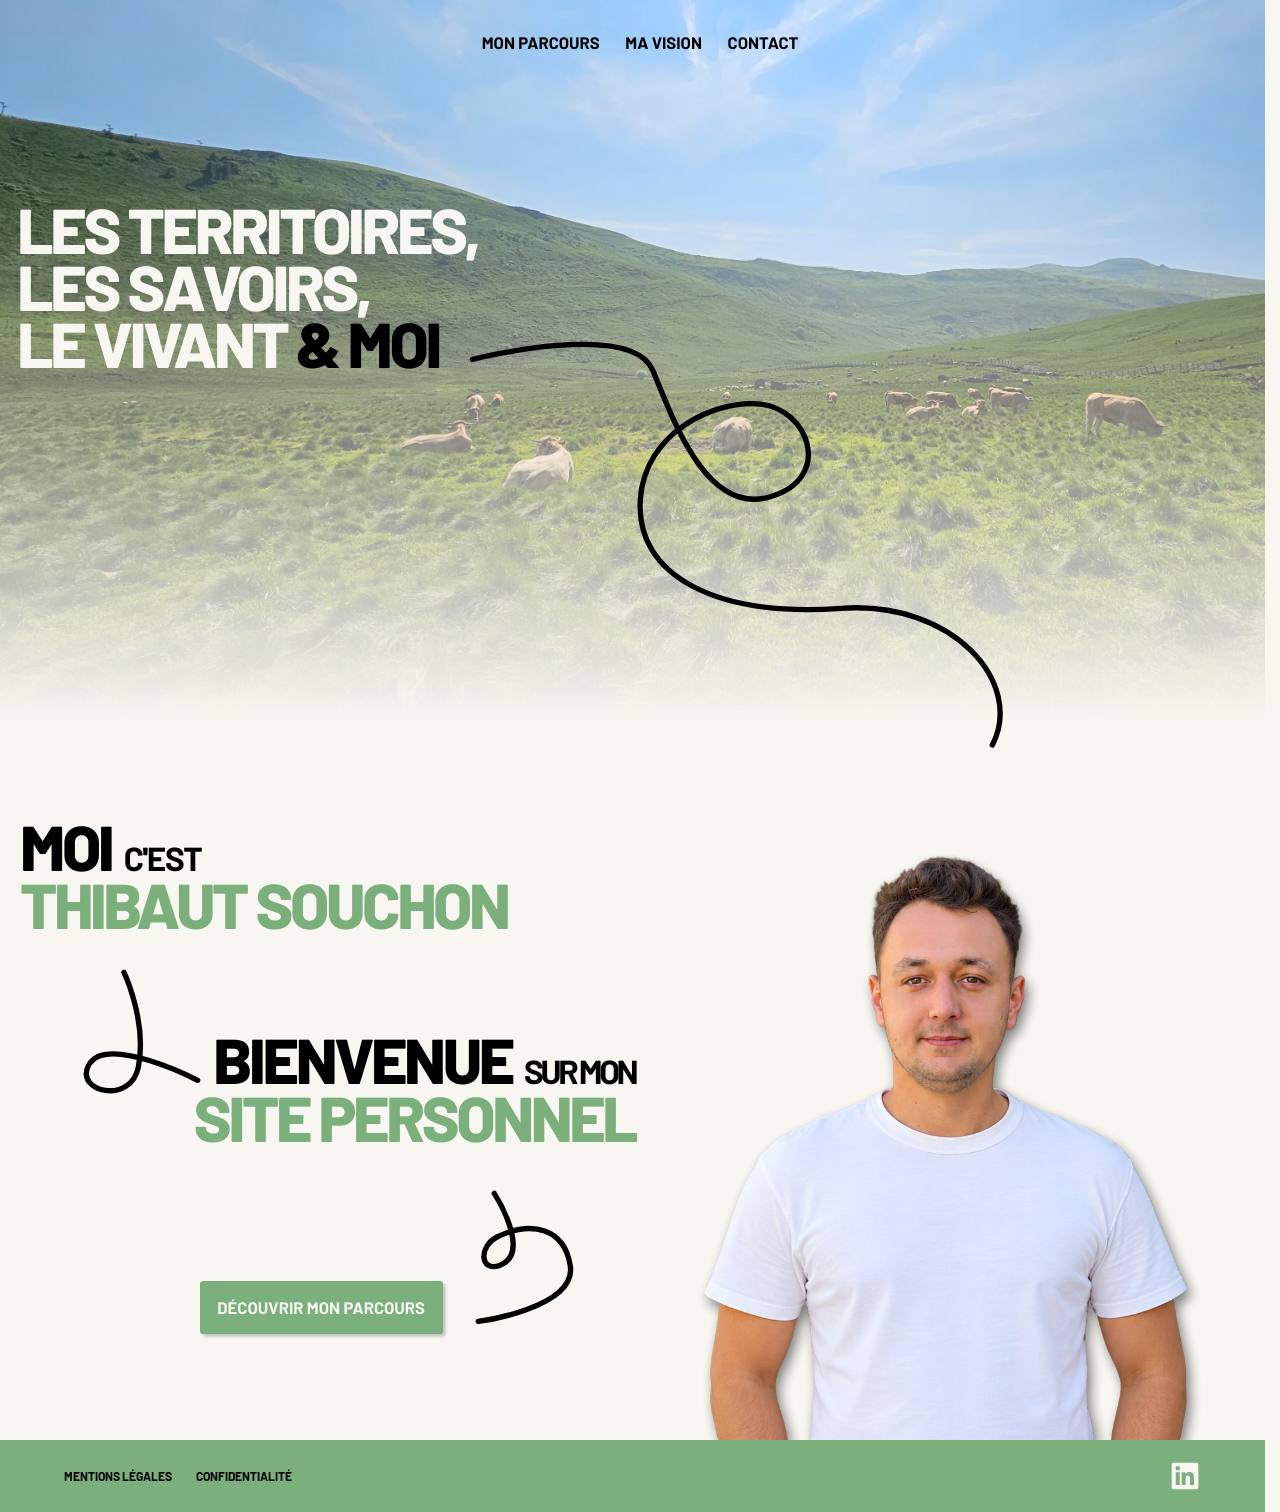
<file: index.html>
<!DOCTYPE html>
<html lang="fr">
  <head>
    <meta charset="utf-8"><meta name="viewport" content="width=device-width,initial-scale=1"><title>Thibaut Souchon — Site personnel</title><meta name="description" content="Découvrez le parcours de Thibaut Souchon, ses expériences professionnelles et ses formations."><link rel="stylesheet" href="penpot.css"><link rel="stylesheet" href="styles.css"><script src="header.js" defer></script>
  <link rel="stylesheet" href="header.css?v=3">
<link rel="stylesheet" href="personal.css">
<script src="personal.js" defer></script></head>
  <body><header class="fixed-header shared-header"><nav class="shared-menu" aria-label="Navigation principale"><a href="parcours.html">Mon parcours</a><a href="vision.html">Ma vision</a><a href="contact.html">Contact</a></nav></header>
  
<main class="frame accueil-ha-d2f8cfd44d21" id="accueil">
  
  <div class="shape rect c-202506081-d2f8cfd44d23">
  </div>
  
  <div class="shape rect rectangle-d2f8cfd44d24">
  </div>
  
  
  
  <div class="shape rect rectangle-d30d61a3645a">
  </div>
  
  <div class="shape path path-d332536683dd">
    <svg width="831.659" xmlns="http://www.w3.org/2000/svg" height="641" id="screenshot-dbf03abd-576c-809f-8008-d332536683dd" viewBox="4193 1381 831.659 641" style="-webkit-print-color-adjust::exact" xmlns:xlink="http://www.w3.org/1999/xlink" fill="none" version="1.1">
      <g id="shape-dbf03abd-576c-809f-8008-d332536683dd">
        <defs></defs>
        <g class="fills" id="fills-dbf03abd-576c-809f-8008-d332536683dd">
          <path d="M4213,1423.6981201171875C4213,1423.6981201171875,4452,1362.6981201171875,4484,1440.6981201171875C4516,1518.6981201171875,4565,1657.6981201171875,4660,1629.6981201171875C4755,1601.6981201171875,4718,1498,4645,1490.6981201171875C4576.22021484375,1483.818359375,4472,1533,4465,1633C4456.94287109375,1748.100341796875,4577.8681640625,1810.2799072265625,4766,1797C4936,1785,5041,1910,4993,2002"></path>
        </g>
        <g id="strokes-5b9d22be-c1e0-807a-8008-d392a6b5aa01-dbf03abd-576c-809f-8008-d332536683dd" class="strokes">
          <g class="stroke-shape">
            <defs></defs>
            <path d="M4213,1423.6981201171875C4213,1423.6981201171875,4452,1362.6981201171875,4484,1440.6981201171875C4516,1518.6981201171875,4565,1657.6981201171875,4660,1629.6981201171875C4755,1601.6981201171875,4718,1498,4645,1490.6981201171875C4576.22021484375,1483.818359375,4472,1533,4465,1633C4456.94287109375,1748.100341796875,4577.8681640625,1810.2799072265625,4766,1797C4936,1785,5041,1910,4993,2002" style="fill:none;fill-opacity:none;stroke-width:8;stroke:#000000;stroke-opacity:1;stroke-linecap:round"></path>
          </g>
        </g>
      </g>
    </svg>
  </div>
  
  <div class="shape text bienvenue-d3352e444f6b">
    <div class="text-node-html" id="html-text-node-dbf03abd-576c-809f-8008-d3352e444f6b" data-x="3407" data-y="2434.000000000001">
      <div class="root rich-text root-0" xmlns="http://www.w3.org/1999/xhtml">
        <div class="paragraph-set root-0-paragraph-set-0">
          <p class="paragraph root-0-paragraph-set-0-paragraph-0" dir="ltr"><span class="text-node root-0-paragraph-set-0-paragraph-0-text-0">Bienvenue</span><span class="text-node root-0-paragraph-set-0-paragraph-0-text-1"> </span><span class="text-node root-0-paragraph-set-0-paragraph-0-text-2">sur mon</span></p>
          <p class="paragraph root-0-paragraph-set-0-paragraph-1" dir="ltr"><span class="text-node root-0-paragraph-set-0-paragraph-1-text-0">site personnel</span></p>
        </div>
      </div>
    </div>
  </div>
  
  <div class="shape path path-d33a1af7e7c1">
    <svg width="283.018" xmlns="http://www.w3.org/2000/svg" height="284.063" id="screenshot-dbf03abd-576c-809f-8008-d33a1af7e7c1" viewBox="4116.923 2633.565 283.018 284.063" style="-webkit-print-color-adjust::exact" xmlns:xlink="http://www.w3.org/1999/xlink" fill="none" version="1.1">
      <g id="shape-dbf03abd-576c-809f-8008-d33a1af7e7c1">
        <defs></defs>
        <g class="fills" id="fills-dbf03abd-576c-809f-8008-d33a1af7e7c1">
          <path d="M4221,2866C4221,2866,4369.5078125,2846.215087890625,4359,2782C4350,2727,4302,2714,4250,2739C4220.9775390625,2752.95361328125,4223.56005859375,2792.5986328125,4253,2782C4303,2764,4245,2674,4245,2674"></path>
        </g>
        <g id="strokes-5b9d22be-c1e0-807a-8008-d392a6b5e2e9-dbf03abd-576c-809f-8008-d33a1af7e7c1" class="strokes">
          <g class="stroke-shape">
            <defs></defs>
            <path d="M4221,2866C4221,2866,4369.5078125,2846.215087890625,4359,2782C4350,2727,4302,2714,4250,2739C4220.9775390625,2752.95361328125,4223.56005859375,2792.5986328125,4253,2782C4303,2764,4245,2674,4245,2674" style="fill:none;fill-opacity:none;stroke-width:8;stroke:#000000;stroke-opacity:1;stroke-linecap:round"></path>
          </g>
        </g>
      </g>
    </svg>
  </div>
  
  <div class="shape path path-d3398d2d6212">
    <svg width="207.07" xmlns="http://www.w3.org/2000/svg" height="217.613" id="screenshot-dbf03abd-576c-809f-8008-d3398d2d6212" viewBox="3612.93 2322 207.07 217.613" style="-webkit-print-color-adjust::exact" xmlns:xlink="http://www.w3.org/1999/xlink" fill="none" version="1.1">
      <g id="shape-dbf03abd-576c-809f-8008-d3398d2d6212">
        <defs></defs>
        <g class="fills" id="fills-dbf03abd-576c-809f-8008-d3398d2d6212">
          <path d="M3689.349609375,2342C3689.349609375,2342,3724.468994140625,2415.73681640625,3711,2484C3699.840087890625,2540.56103515625,3616,2522,3636,2482C3660.999755859375,2432,3800,2504,3800,2504"></path>
        </g>
        <g id="strokes-5b9d22be-c1e0-807a-8008-d392a6b6f82a-dbf03abd-576c-809f-8008-d3398d2d6212" class="strokes">
          <g class="stroke-shape">
            <defs></defs>
            <path d="M3689.349609375,2342C3689.349609375,2342,3724.468994140625,2415.73681640625,3711,2484C3699.840087890625,2540.56103515625,3616,2522,3636,2482C3660.999755859375,2432,3800,2504,3800,2504" style="fill:none;fill-opacity:none;stroke-width:8;stroke:#000000;stroke-opacity:1;stroke-linecap:round"></path>
          </g>
        </g>
      </g>
    </svg>
  </div>
  
  
  
  <div class="shape rect photo-moi-d30d129746dc">
  </div>
  
  
  
  
  
  
  
  <div class="shape text moi-cest-d33320c510b7" id="parcours">
    <div class="text-node-html" id="html-text-node-dbf03abd-576c-809f-8008-d33320c510b7" data-x="3554" data-y="2115">
      <div class="root rich-text root-0" xmlns="http://www.w3.org/1999/xhtml">
        <div class="paragraph-set root-0-paragraph-set-0">
          <p class="paragraph root-0-paragraph-set-0-paragraph-0" dir="ltr"><span class="text-node root-0-paragraph-set-0-paragraph-0-text-0">Moi</span><span class="text-node root-0-paragraph-set-0-paragraph-0-text-1"> </span><span class="text-node root-0-paragraph-set-0-paragraph-0-text-2">c&#x27;est</span></p>
          <p class="paragraph root-0-paragraph-set-0-paragraph-1" dir="ltr"><span class="text-node root-0-paragraph-set-0-paragraph-1-text-0">Thibaut SOUCHON</span></p>
        </div>
      </div>
    </div>
  </div>
  
  <div class="shape text les-territ-d328665e213d">
    <div class="text-node-html" id="html-text-node-27920847-aab5-8069-8008-d328665e213d" data-x="3550" data-y="1205.0000000000005">
      <div class="root rich-text root-0" xmlns="http://www.w3.org/1999/xhtml">
        <div class="paragraph-set root-0-paragraph-set-0">
          <p class="paragraph root-0-paragraph-set-0-paragraph-0" dir="ltr"><span class="text-node root-0-paragraph-set-0-paragraph-0-text-0">Les territoires,</span></p>
          <p class="paragraph root-0-paragraph-set-0-paragraph-1" dir="ltr"><span class="text-node root-0-paragraph-set-0-paragraph-1-text-0">les savoirs, </span></p>
          <p class="paragraph root-0-paragraph-set-0-paragraph-2" dir="ltr"><span class="text-node root-0-paragraph-set-0-paragraph-2-text-0">le vivant</span><span class="text-node root-0-paragraph-set-0-paragraph-2-text-1"> </span><span class="text-node root-0-paragraph-set-0-paragraph-2-text-2">&amp; moi</span></p>
        </div>
      </div>
    </div>
  </div>
  
  
  
  <a href="parcours.html" aria-label="Découvrir mon parcours" class="frame bouton-dc-d3383ddef188" target="_blank" rel="noopener noreferrer">
    
    <div class="shape rect rectangle-d3383ddef189">
    </div>
    
    <div class="shape text dcouvrir-d3383ddef18a">
      <div class="text-node-html" id="html-text-node-dbf03abd-576c-809f-8008-d3383ddef18a" data-x="3850" data-y="2850.499999999999">
        <div class="root rich-text root-0" xmlns="http://www.w3.org/1999/xhtml">
          <div class="paragraph-set root-0-paragraph-set-0">
            <p class="paragraph root-0-paragraph-set-0-paragraph-0" dir="ltr"><span class="text-node root-0-paragraph-set-0-paragraph-0-text-0">Découvrir mon parcours</span></p>
          </div>
        </div>
      </div>
    </div>
  </a>
  
  
  
  
</main><footer class="personal-footer"><a href="mentions-legales.html" target="_blank" rel="noopener noreferrer">Mentions légales</a><a href="confidentialite.html" target="_blank" rel="noopener noreferrer">Confidentialité</a><a class="footer-linkedin" href="https://www.linkedin.com/in/thibaut-souchon-506b99141/" aria-label="LinkedIn de Thibaut Souchon" target="_blank" rel="noopener noreferrer"><img src="assets/linkedin.svg" alt="LinkedIn"></a></footer></body>
</html>
</file>
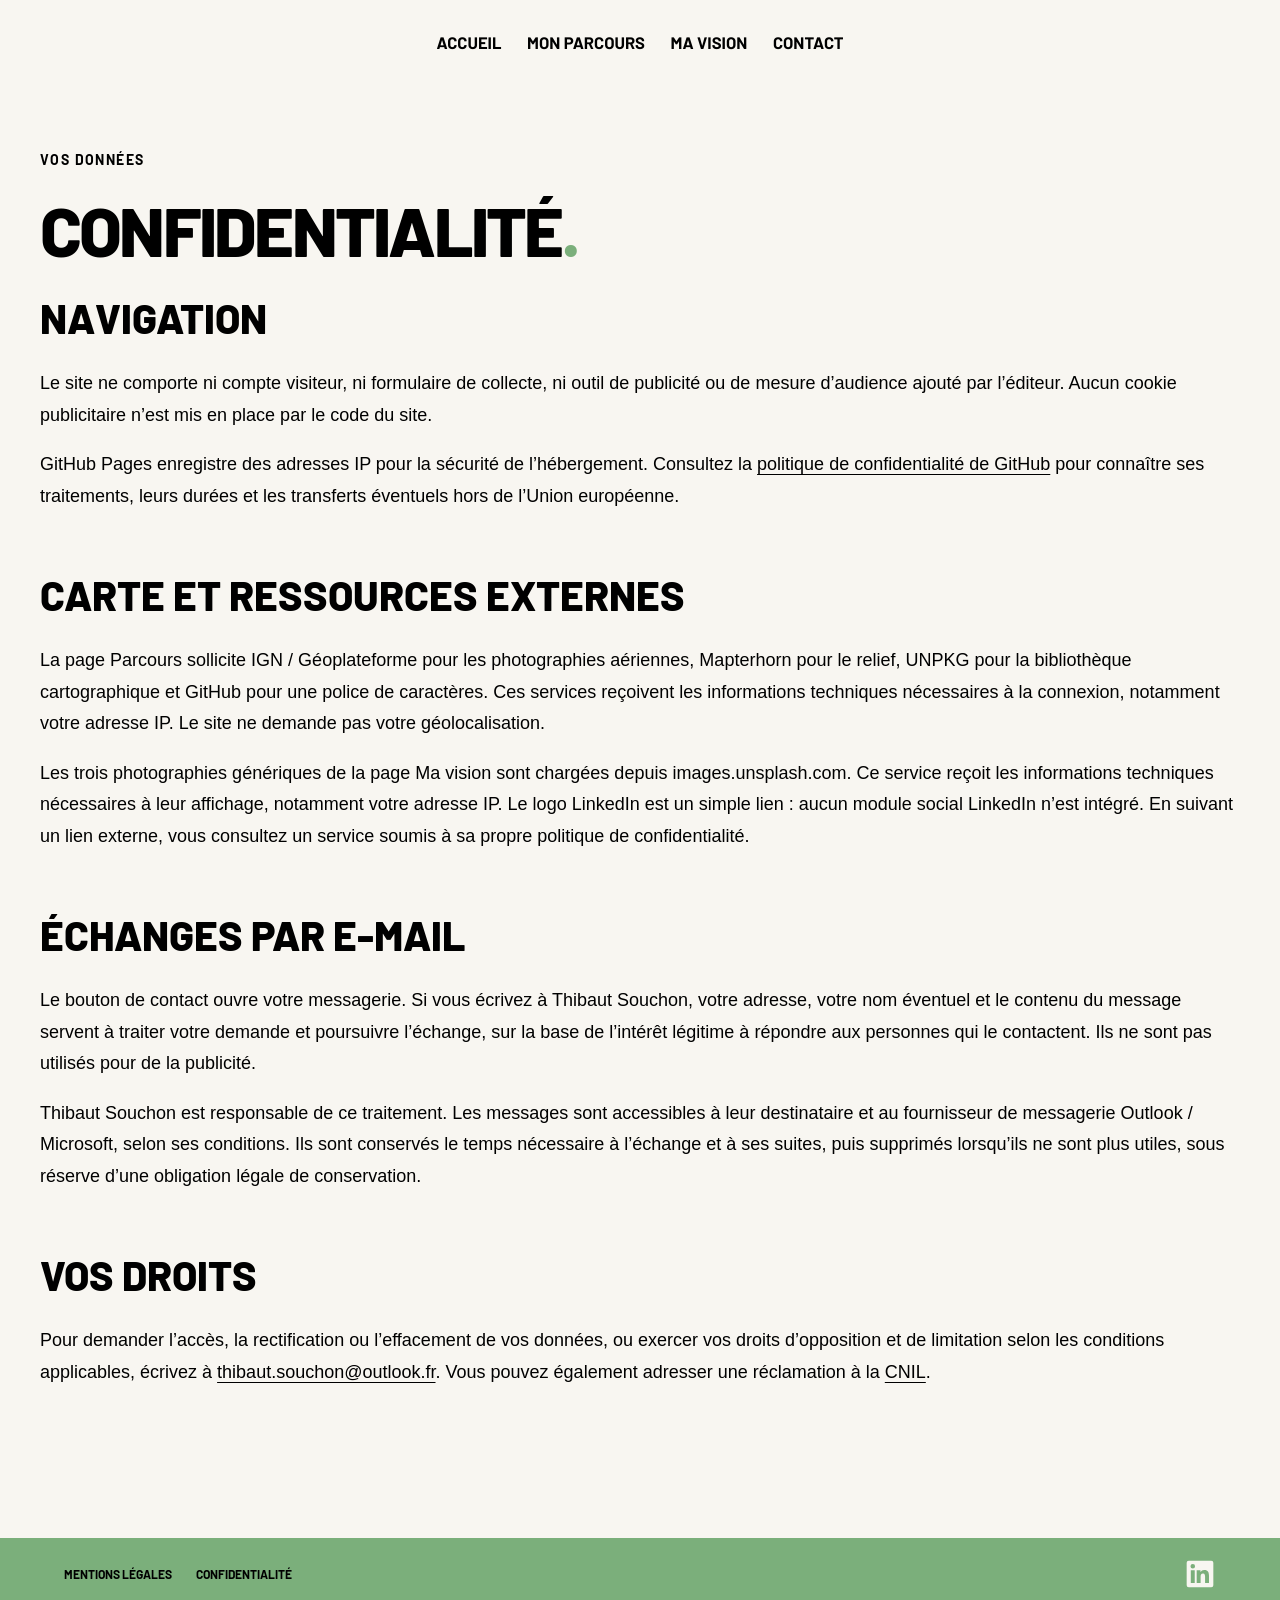
<file: confidentialite.html>
<!DOCTYPE html><html lang="fr"><head><meta charset="utf-8"><meta name="viewport" content="width=device-width,initial-scale=1"><title>Confidentialité — Thibaut Souchon</title><link rel="stylesheet" href="fonts.css"><link rel="stylesheet" href="header.css"><link rel="stylesheet" href="personal.css"><script src="header.js" defer></script><script src="personal.js" defer></script></head><body class="editorial-page"><header class="fixed-header shared-header"><nav class="shared-menu" aria-label="Navigation principale"><a href="index.html">Accueil</a><a href="parcours.html">Mon parcours</a><a href="vision.html">Ma vision</a><a href="contact.html">Contact</a></nav></header><main class="editorial-main"><p class="eyebrow">Vos données</p><h1>Confidentialité<span>.</span></h1><section><h2>Navigation</h2><p>Le site ne comporte ni compte visiteur, ni formulaire de collecte, ni outil de publicité ou de mesure d’audience ajouté par l’éditeur. Aucun cookie publicitaire n’est mis en place par le code du site.</p><p>GitHub Pages enregistre des adresses IP pour la sécurité de l’hébergement. Consultez la <a href="https://docs.github.com/en/site-policy/privacy-policies/github-general-privacy-statement" target="_blank" rel="noopener noreferrer">politique de confidentialité de GitHub</a> pour connaître ses traitements, leurs durées et les transferts éventuels hors de l’Union européenne.</p></section><section><h2>Carte et ressources externes</h2><p>La page Parcours sollicite IGN / Géoplateforme pour les photographies aériennes, Mapterhorn pour le relief, UNPKG pour la bibliothèque cartographique et GitHub pour une police de caractères. Ces services reçoivent les informations techniques nécessaires à la connexion, notamment votre adresse IP. Le site ne demande pas votre géolocalisation.</p><p>Les trois photographies génériques de la page Ma vision sont chargées depuis images.unsplash.com. Ce service reçoit les informations techniques nécessaires à leur affichage, notamment votre adresse IP. Le logo LinkedIn est un simple lien : aucun module social LinkedIn n’est intégré. En suivant un lien externe, vous consultez un service soumis à sa propre politique de confidentialité.</p></section><section><h2>Échanges par e-mail</h2><p>Le bouton de contact ouvre votre messagerie. Si vous écrivez à Thibaut Souchon, votre adresse, votre nom éventuel et le contenu du message servent à traiter votre demande et poursuivre l’échange, sur la base de l’intérêt légitime à répondre aux personnes qui le contactent. Ils ne sont pas utilisés pour de la publicité.</p><p>Thibaut Souchon est responsable de ce traitement. Les messages sont accessibles à leur destinataire et au fournisseur de messagerie Outlook / Microsoft, selon ses conditions. Ils sont conservés le temps nécessaire à l’échange et à ses suites, puis supprimés lorsqu’ils ne sont plus utiles, sous réserve d’une obligation légale de conservation.</p></section><section><h2>Vos droits</h2><p>Pour demander l’accès, la rectification ou l’effacement de vos données, ou exercer vos droits d’opposition et de limitation selon les conditions applicables, écrivez à <a href="mailto:thibaut.souchon@outlook.fr">thibaut.souchon@outlook.fr</a>. Vous pouvez également adresser une réclamation à la <a href="https://www.cnil.fr/fr/plaintes" target="_blank" rel="noopener noreferrer">CNIL</a>.</p></section></main><footer class="personal-footer"><a href="mentions-legales.html" target="_blank" rel="noopener noreferrer">Mentions légales</a><a href="confidentialite.html" target="_blank" rel="noopener noreferrer">Confidentialité</a><a class="footer-linkedin" href="https://www.linkedin.com/in/thibaut-souchon-506b99141/" aria-label="LinkedIn de Thibaut Souchon" target="_blank" rel="noopener noreferrer"><img src="assets/linkedin.svg" alt="LinkedIn"></a></footer></body></html>
</file>
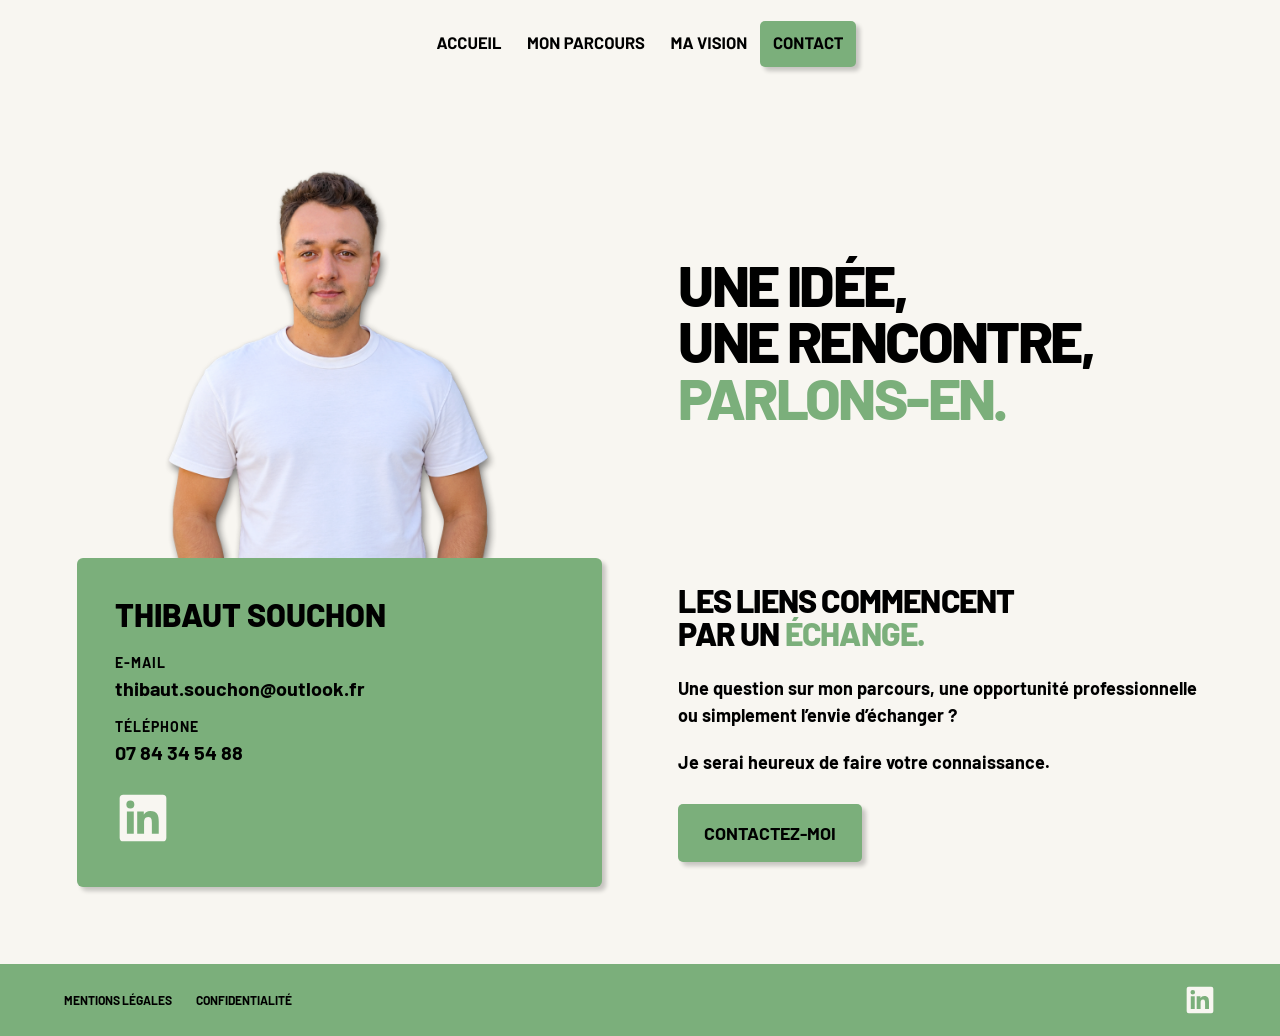
<file: contact.html>
<!DOCTYPE html>
<html lang="fr"><head><meta charset="utf-8"><meta name="viewport" content="width=device-width,initial-scale=1"><title>Contact — Thibaut Souchon</title><meta name="description" content="Contactez Thibaut Souchon par e-mail, téléphone ou LinkedIn."><link rel="stylesheet" href="fonts.css"><link rel="stylesheet" href="contact.css"><link rel="stylesheet" href="header.css?v=3"><script src="header.js" defer></script><link rel="stylesheet" href="personal.css">
<script src="personal.js" defer></script></head>
<body class="contact-page"><header class="fixed-header shared-header"><nav class="shared-menu" aria-label="Navigation principale"><a href="index.html">Accueil</a><a href="parcours.html">Mon parcours</a><a href="vision.html">Ma vision</a><a href="contact.html" aria-current="page">Contact</a></nav></header>
<main class="contact-main">
<section class="contact-layout" aria-labelledby="contact-title">
<div class="contact-portrait"><img src="assets/portrait.png" alt="Portrait de Thibaut Souchon"></div>
<div class="contact-title"><h1 id="contact-title">Une idée,<br>une rencontre,<br><span>parlons-en.</span></h1></div>
<section class="contact-card" aria-labelledby="card-name"><h2 id="card-name">Thibaut Souchon</h2><address><p><span>E-mail</span>thibaut.souchon@outlook.fr</p><p><span>Téléphone</span><span class="phone-desktop">07 84 34 54 88</span><a class="phone-mobile" href="tel:+33784345488" aria-label="Appeler Thibaut Souchon au 07 84 34 54 88">07 84 34 54 88</a></p></address><a class="contact-linkedin" aria-label="LinkedIn de Thibaut Souchon" href="https://www.linkedin.com/in/thibaut-souchon-506b99141/" target="_blank" rel="noopener noreferrer"><img src="assets/linkedin.svg" alt=""></a></section>
<div class="contact-copy"><h2>Les liens commencent<br>par un <span>échange.</span></h2><p>Une question sur mon parcours, une opportunité professionnelle ou simplement l’envie d’échanger&nbsp;?</p><p>Je serai heureux de faire votre connaissance.</p><a class="contact-button" href="mailto:thibaut.souchon@outlook.fr">Contactez-moi</a></div>
</section></main><footer class="personal-footer"><a href="mentions-legales.html" target="_blank" rel="noopener noreferrer">Mentions légales</a><a href="confidentialite.html" target="_blank" rel="noopener noreferrer">Confidentialité</a><a class="footer-linkedin" href="https://www.linkedin.com/in/thibaut-souchon-506b99141/" aria-label="LinkedIn de Thibaut Souchon" target="_blank" rel="noopener noreferrer"><img src="assets/linkedin.svg" alt="LinkedIn"></a></footer></body></html>
</file>
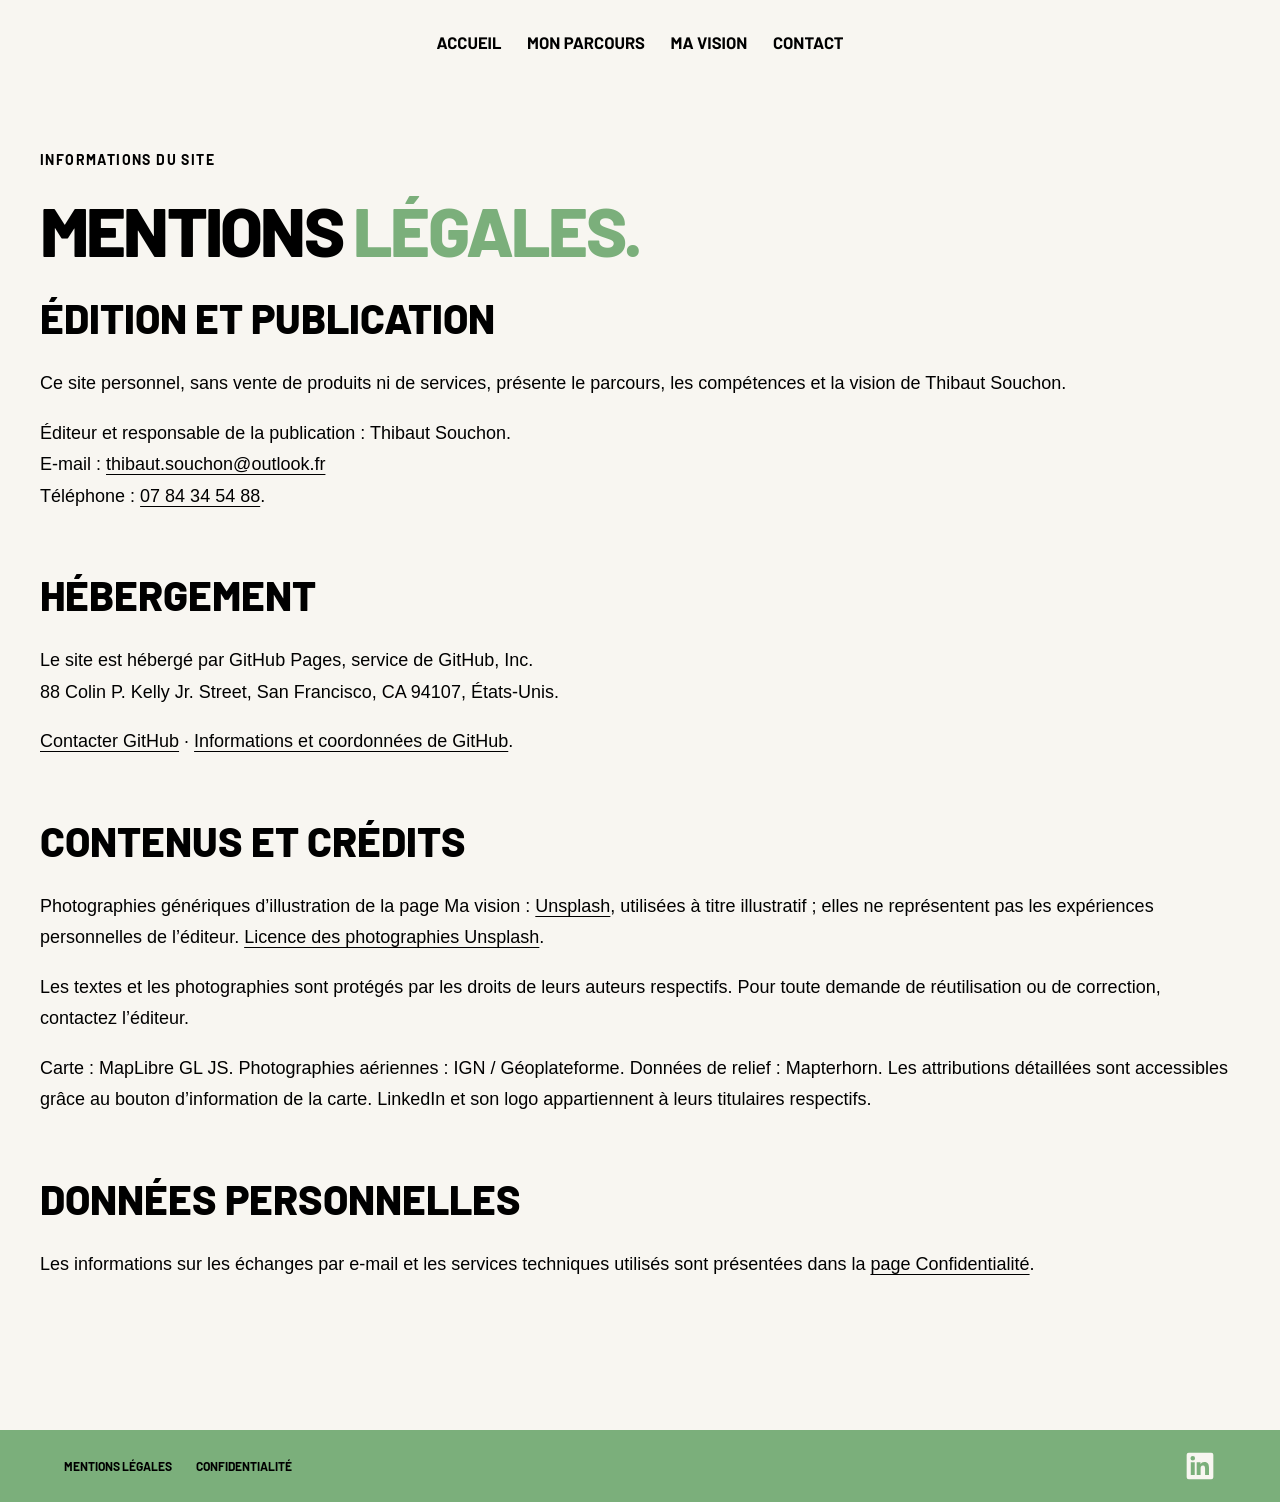
<file: mentions-legales.html>
<!DOCTYPE html><html lang="fr"><head><meta charset="utf-8"><meta name="viewport" content="width=device-width,initial-scale=1"><title>Mentions légales — Thibaut Souchon</title><link rel="stylesheet" href="fonts.css"><link rel="stylesheet" href="header.css"><link rel="stylesheet" href="personal.css"><script src="header.js" defer></script><script src="personal.js" defer></script></head><body class="editorial-page"><header class="fixed-header shared-header"><nav class="shared-menu" aria-label="Navigation principale"><a href="index.html">Accueil</a><a href="parcours.html">Mon parcours</a><a href="vision.html">Ma vision</a><a href="contact.html">Contact</a></nav></header><main class="editorial-main"><p class="eyebrow">Informations du site</p><h1>Mentions <span>légales.</span></h1><section><h2>Édition et publication</h2><p>Ce site personnel, sans vente de produits ni de services, présente le parcours, les compétences et la vision de Thibaut Souchon.</p><p>Éditeur et responsable de la publication : Thibaut Souchon.<br>E-mail : <a href="mailto:thibaut.souchon@outlook.fr">thibaut.souchon@outlook.fr</a><br>Téléphone : <a href="tel:+33784345488">07 84 34 54 88</a>.</p></section><section><h2>Hébergement</h2><p>Le site est hébergé par GitHub Pages, service de GitHub, Inc.<br>88 Colin P. Kelly Jr. Street, San Francisco, CA 94107, États-Unis.</p><p><a href="https://support.github.com/" target="_blank" rel="noopener noreferrer">Contacter GitHub</a> · <a href="https://docs.github.com/en/site-policy/privacy-policies/github-general-privacy-statement" target="_blank" rel="noopener noreferrer">Informations et coordonnées de GitHub</a>.</p></section><section><h2>Contenus et crédits</h2><p>Photographies génériques d’illustration de la page Ma vision : <a href="https://unsplash.com" target="_blank" rel="noopener noreferrer">Unsplash</a>, utilisées à titre illustratif ; elles ne représentent pas les expériences personnelles de l’éditeur. <a href="https://unsplash.com/license" target="_blank" rel="noopener noreferrer">Licence des photographies Unsplash</a>.</p><p>Les textes et les photographies sont protégés par les droits de leurs auteurs respectifs. Pour toute demande de réutilisation ou de correction, contactez l’éditeur.</p><p>Carte : MapLibre GL JS. Photographies aériennes : IGN / Géoplateforme. Données de relief : Mapterhorn. Les attributions détaillées sont accessibles grâce au bouton d’information de la carte. LinkedIn et son logo appartiennent à leurs titulaires respectifs.</p></section><section><h2>Données personnelles</h2><p>Les informations sur les échanges par e-mail et les services techniques utilisés sont présentées dans la <a href="confidentialite.html" target="_blank" rel="noopener noreferrer">page Confidentialité</a>.</p></section></main><footer class="personal-footer"><a href="mentions-legales.html" target="_blank" rel="noopener noreferrer">Mentions légales</a><a href="confidentialite.html" target="_blank" rel="noopener noreferrer">Confidentialité</a><a class="footer-linkedin" href="https://www.linkedin.com/in/thibaut-souchon-506b99141/" aria-label="LinkedIn de Thibaut Souchon" target="_blank" rel="noopener noreferrer"><img src="assets/linkedin.svg" alt="LinkedIn"></a></footer></body></html>
</file>
<file: penpot.css>
@font-face {
  font-family: 'Barlow';
  font-style: normal;
  font-weight: 800;
  font-display: block;
  src: url(assets/resource-1.woff2) format('woff2');
  unicode-range: U+0102-0103, U+0110-0111, U+0128-0129, U+0168-0169, U+01A0-01A1, U+01AF-01B0, U+0300-0301, U+0303-0304, U+0308-0309, U+0323, U+0329, U+1EA0-1EF9, U+20AB;
}

@font-face {
  font-family: 'Barlow';
  font-style: normal;
  font-weight: 800;
  font-display: block;
  src: url(assets/resource-2.woff2) format('woff2');
  unicode-range: U+0100-02BA, U+02BD-02C5, U+02C7-02CC, U+02CE-02D7, U+02DD-02FF, U+0304, U+0308, U+0329, U+1D00-1DBF, U+1E00-1E9F, U+1EF2-1EFF, U+2020, U+20A0-20AB, U+20AD-20C4, U+2113, U+2C60-2C7F, U+A720-A7FF;
}

@font-face {
  font-family: 'Barlow';
  font-style: normal;
  font-weight: 800;
  font-display: block;
  src: url(assets/resource-3.woff2) format('woff2');
  unicode-range: U+0000-00FF, U+0131, U+0152-0153, U+02BB-02BC, U+02C6, U+02DA, U+02DC, U+0304, U+0308, U+0329, U+2000-206F, U+20AC, U+2122, U+2191, U+2193, U+2212, U+2215, U+FEFF, U+FFFD;
}


@font-face {
  font-family: 'Barlow';
  font-style: normal;
  font-weight: 700;
  font-display: block;
  src: url(assets/resource-4.woff2) format('woff2');
  unicode-range: U+0102-0103, U+0110-0111, U+0128-0129, U+0168-0169, U+01A0-01A1, U+01AF-01B0, U+0300-0301, U+0303-0304, U+0308-0309, U+0323, U+0329, U+1EA0-1EF9, U+20AB;
}

@font-face {
  font-family: 'Barlow';
  font-style: normal;
  font-weight: 700;
  font-display: block;
  src: url(assets/resource-5.woff2) format('woff2');
  unicode-range: U+0100-02BA, U+02BD-02C5, U+02C7-02CC, U+02CE-02D7, U+02DD-02FF, U+0304, U+0308, U+0329, U+1D00-1DBF, U+1E00-1E9F, U+1EF2-1EFF, U+2020, U+20A0-20AB, U+20AD-20C4, U+2113, U+2C60-2C7F, U+A720-A7FF;
}

@font-face {
  font-family: 'Barlow';
  font-style: normal;
  font-weight: 700;
  font-display: block;
  src: url(assets/resource-6.woff2) format('woff2');
  unicode-range: U+0000-00FF, U+0131, U+0152-0153, U+02BB-02BC, U+02C6, U+02DA, U+02DC, U+0304, U+0308, U+0329, U+2000-206F, U+20AC, U+2122, U+2191, U+2193, U+2212, U+2215, U+FEFF, U+FFFD;
}


@font-face {
  font-family: 'Barlow';
  font-style: italic;
  font-weight: 800;
  font-display: block;
  src: url(assets/resource-7.woff2) format('woff2');
  unicode-range: U+0102-0103, U+0110-0111, U+0128-0129, U+0168-0169, U+01A0-01A1, U+01AF-01B0, U+0300-0301, U+0303-0304, U+0308-0309, U+0323, U+0329, U+1EA0-1EF9, U+20AB;
}

@font-face {
  font-family: 'Barlow';
  font-style: italic;
  font-weight: 800;
  font-display: block;
  src: url(assets/resource-8.woff2) format('woff2');
  unicode-range: U+0100-02BA, U+02BD-02C5, U+02C7-02CC, U+02CE-02D7, U+02DD-02FF, U+0304, U+0308, U+0329, U+1D00-1DBF, U+1E00-1E9F, U+1EF2-1EFF, U+2020, U+20A0-20AB, U+20AD-20C4, U+2113, U+2C60-2C7F, U+A720-A7FF;
}

@font-face {
  font-family: 'Barlow';
  font-style: italic;
  font-weight: 800;
  font-display: block;
  src: url(assets/resource-9.woff2) format('woff2');
  unicode-range: U+0000-00FF, U+0131, U+0152-0153, U+02BB-02BC, U+02C6, U+02DA, U+02DC, U+0304, U+0308, U+0329, U+2000-206F, U+20AC, U+2122, U+2191, U+2193, U+2212, U+2215, U+FEFF, U+FFFD;
}


html, body {
  margin: 0;
  min-height: 100%;
  min-width: 100%;
  padding: 0;
}

body {
  display: flex;
  flex-direction: column;
  align-items: center;
  width: 100vw;
  min-height: 100vh;
}

* {
  box-sizing: border-box;
}

.text-node { background-clip: text !important; -webkit-background-clip: text !important; }


.accueil-ha-d2f8cfd44d21 {
  position: relative;
  width: 100%;
  overflow: hidden;
  display: flex;
  align-items: center;
  align-content: stretch;
  justify-content: space-between;
  z-index: 0;
  flex-direction: column;
  flex-wrap: nowrap;
  flex-grow: 1;
}


.bouton-dc-d3383ddef188 {
  position: absolute;
  left: 300px;
  top: 1922px;
  width: 364px;
  height: 79px;
  flex-shrink: 0;
}


.dcouvrir-d3383ddef18a {
  position: absolute;
  left: 26px;
  top: 24.5px;
  height: 30px;
}
.dcouvrir-d3383ddef18a .root-0 {
  
  
  display: flex;
  white-space: break-spaces;
  align-items: flex-start;
}
.dcouvrir-d3383ddef18a .root-0-paragraph-set-0 {
  display: inline-flex;
  flex-direction: column;
  justify-content: inherit;
  
  margin-right: 1px;
  vertical-align: top;
}
.dcouvrir-d3383ddef18a .root-0-paragraph-set-0-paragraph-0 {
  font-size: 0;
  line-height: 1.2;
  margin: 0;
  text-align: left;
}
.dcouvrir-d3383ddef18a .root-0-paragraph-set-0-paragraph-0-text-0 {
  color: rgba(248, 246, 241, 1);
  text-transform: uppercase;
  
  line-break: auto;
  overflow-wrap: initial;
  white-space: pre;
  font-size: 25px;
  text-rendering: geometricPrecision;
  caret-color: rgba(248, 246, 241, 1);
  text-decoration: none;
  letter-spacing: 0px;
  font-family: "Barlow";
  font-style: normal;
  font-weight: 700;
}


.rectangle-d3383ddef189 {
  position: absolute;
  left: 0px;
  top: 0px;
  width: 364px;
  height: 79px;
  background: #7baf7bFF;
  border-start-start-radius: 5px;
  border-start-end-radius: 5px;
  border-end-start-radius: 5px;
  border-end-end-radius: 5px;
  box-shadow: 4px 4px 4px 0px #00000033;
}


.les-territ-d328665e213d {
  position: absolute;
  left: 26px;
  top: 301px;
  height: 257px;
  flex-shrink: 0;
}
.les-territ-d328665e213d .root-0 {
  
  
  display: flex;
  white-space: break-spaces;
  align-items: flex-start;
}
.les-territ-d328665e213d .root-0-paragraph-set-0 {
  display: inline-flex;
  flex-direction: column;
  justify-content: inherit;
  
  margin-right: 1px;
  vertical-align: top;
}
.les-territ-d328665e213d .root-0-paragraph-set-0-paragraph-0 {
  font-size: 0;
  line-height: 0.9;
  margin: 0;
  text-align: left;
}
.les-territ-d328665e213d .root-0-paragraph-set-0-paragraph-0-text-0 {
  color: rgba(248, 246, 241, 1);
  text-transform: uppercase;
  
  line-break: auto;
  overflow-wrap: initial;
  white-space: pre;
  font-size: 95px;
  text-rendering: geometricPrecision;
  caret-color: rgba(248, 246, 241, 1);
  text-decoration: none;
  letter-spacing: -5px;
  font-family: "Barlow";
  font-style: normal;
  font-weight: 800;
}
.les-territ-d328665e213d .root-0-paragraph-set-0-paragraph-1 {
  font-size: 0;
  line-height: 0.9;
  margin: 0;
  text-align: left;
}
.les-territ-d328665e213d .root-0-paragraph-set-0-paragraph-1-text-0 {
  color: rgba(248, 246, 241, 1);
  text-transform: uppercase;
  
  line-break: auto;
  overflow-wrap: initial;
  white-space: pre;
  font-size: 95px;
  text-rendering: geometricPrecision;
  caret-color: rgba(248, 246, 241, 1);
  text-decoration: none;
  letter-spacing: -5px;
  font-family: "Barlow";
  font-style: normal;
  font-weight: 800;
}
.les-territ-d328665e213d .root-0-paragraph-set-0-paragraph-2 {
  font-size: 0;
  line-height: 0.9;
  margin: 0;
  text-align: left;
}
.les-territ-d328665e213d .root-0-paragraph-set-0-paragraph-2-text-0 {
  color: rgba(248, 246, 241, 1);
  text-transform: uppercase;
  
  line-break: auto;
  overflow-wrap: initial;
  white-space: pre;
  font-size: 95px;
  text-rendering: geometricPrecision;
  caret-color: rgba(248, 246, 241, 1);
  text-decoration: none;
  letter-spacing: -5px;
  font-family: "Barlow";
  font-style: normal;
  font-weight: 800;
}
.les-territ-d328665e213d .root-0-paragraph-set-0-paragraph-2-text-1 {
  color: rgba(0, 0, 0, 1);
  text-transform: uppercase;
  
  line-break: auto;
  overflow-wrap: initial;
  white-space: pre;
  font-size: 95px;
  text-rendering: geometricPrecision;
  caret-color: rgba(0, 0, 0, 1);
  text-decoration: none;
  letter-spacing: -5px;
  font-family: "Barlow";
  font-style: normal;
  font-weight: 800;
}
.les-territ-d328665e213d .root-0-paragraph-set-0-paragraph-2-text-2 {
  color: rgba(0, 0, 0, 1);
  text-transform: uppercase;
  
  line-break: auto;
  overflow-wrap: initial;
  white-space: pre;
  font-size: 95px;
  text-rendering: geometricPrecision;
  caret-color: rgba(0, 0, 0, 1);
  text-decoration: none;
  letter-spacing: -5px;
  font-family: "Barlow";
  font-style: normal;
  font-weight: 800;
}


.moi-cest-d33320c510b7 {
  position: absolute;
  left: 30px;
  top: 1211px;
  width: 1100px;
  flex-shrink: 0;
}
.moi-cest-d33320c510b7 .root-0 {
  
  
  display: flex;
  white-space: break-spaces;
  align-items: flex-start;
}
.moi-cest-d33320c510b7 .root-0-paragraph-set-0 {
  display: inline-flex;
  flex-direction: column;
  justify-content: inherit;
  min-width: 100%;
  margin-right: 1px;
  vertical-align: top;
}
.moi-cest-d33320c510b7 .root-0-paragraph-set-0-paragraph-0 {
  font-size: 0;
  line-height: 0.9;
  margin: 0;
  text-align: left;
}
.moi-cest-d33320c510b7 .root-0-paragraph-set-0-paragraph-0-text-0 {
  color: rgba(0, 0, 0, 1);
  text-transform: uppercase;
  
  line-break: auto;
  overflow-wrap: initial;
  white-space: break-spaces;
  font-size: 95px;
  text-rendering: geometricPrecision;
  caret-color: rgba(0, 0, 0, 1);
  text-decoration: none;
  letter-spacing: -5px;
  font-family: "Barlow";
  font-style: normal;
  font-weight: 800;
}
.moi-cest-d33320c510b7 .root-0-paragraph-set-0-paragraph-0-text-1 {
  color: rgba(0, 0, 0, 1);
  text-transform: uppercase;
  
  line-break: auto;
  overflow-wrap: initial;
  white-space: break-spaces;
  font-size: 115px;
  text-rendering: geometricPrecision;
  caret-color: rgba(0, 0, 0, 1);
  text-decoration: none;
  letter-spacing: -4.5px;
  font-family: "Barlow";
  font-style: normal;
  font-weight: 800;
}
.moi-cest-d33320c510b7 .root-0-paragraph-set-0-paragraph-0-text-2 {
  color: rgba(0, 0, 0, 1);
  text-transform: uppercase;
  
  line-break: auto;
  overflow-wrap: initial;
  white-space: break-spaces;
  font-size: 50px;
  text-rendering: geometricPrecision;
  caret-color: rgba(0, 0, 0, 1);
  text-decoration: none;
  letter-spacing: -2px;
  font-family: "Barlow";
  font-style: normal;
  font-weight: 700;
}
.moi-cest-d33320c510b7 .root-0-paragraph-set-0-paragraph-1 {
  font-size: 0;
  line-height: 0.9;
  margin: 0;
  text-align: left;
}
.moi-cest-d33320c510b7 .root-0-paragraph-set-0-paragraph-1-text-0 {
  color: rgba(123, 175, 123, 1);
  text-transform: uppercase;
  
  line-break: auto;
  overflow-wrap: initial;
  white-space: break-spaces;
  font-size: 95px;
  text-rendering: geometricPrecision;
  caret-color: rgba(123, 175, 123, 1);
  text-decoration: none;
  letter-spacing: -5px;
  font-family: "Barlow";
  font-style: normal;
  font-weight: 800;
}


.photo-moi-d30d129746dc {
  position: absolute;
  left: 966px;
  top: 1054px;
  width: 1070px;
  height: 1107px;
  background: url(assets/portrait.png) no-repeat center center / cover;
  flex-shrink: 0;
  align-self: end;
}


.path-d3398d2d6212 > svg {
  position: absolute;
  top: 0px;
  left: 0px;
  transform: translate(0px,0px);
}
.path-d3398d2d6212 {
  position: absolute;
  left: 108.93px;
  top: 1438px;
  width: 167.07px;
  height: 177.61px;
  flex-shrink: 0;
}


.path-d33a1af7e7c1 > svg {
  position: absolute;
  top: 0px;
  left: 0px;
  transform: translate(-33.238978272328495px,-36.82320342151252px);
}
.path-d33a1af7e7c1 {
  position: absolute;
  left: 646.16px;
  top: 1786.39px;
  width: 176.54px;
  height: 170.42px;
  flex-shrink: 0;
}


.bienvenue-d3352e444f6b {
  position: absolute;
  left: -117px;
  top: 1530px;
  width: 1070px;
  flex-shrink: 0;
}
.bienvenue-d3352e444f6b .root-0 {
  
  
  display: flex;
  white-space: break-spaces;
  align-items: flex-start;
}
.bienvenue-d3352e444f6b .root-0-paragraph-set-0 {
  display: inline-flex;
  flex-direction: column;
  justify-content: inherit;
  min-width: 100%;
  margin-right: 1px;
  vertical-align: top;
}
.bienvenue-d3352e444f6b .root-0-paragraph-set-0-paragraph-0 {
  font-size: 0;
  line-height: 0.9;
  margin: 0;
  text-align: right;
}
.bienvenue-d3352e444f6b .root-0-paragraph-set-0-paragraph-0-text-0 {
  color: rgba(0, 0, 0, 1);
  text-transform: uppercase;
  
  line-break: auto;
  overflow-wrap: initial;
  white-space: break-spaces;
  font-size: 95px;
  text-rendering: geometricPrecision;
  caret-color: rgba(0, 0, 0, 1);
  text-decoration: none;
  letter-spacing: -5px;
  font-family: "Barlow";
  font-style: normal;
  font-weight: 800;
}
.bienvenue-d3352e444f6b .root-0-paragraph-set-0-paragraph-0-text-1 {
  color: rgba(0, 0, 0, 1);
  text-transform: uppercase;
  
  line-break: auto;
  overflow-wrap: initial;
  white-space: break-spaces;
  font-size: 115px;
  text-rendering: geometricPrecision;
  caret-color: rgba(0, 0, 0, 1);
  text-decoration: none;
  letter-spacing: -5px;
  font-family: "Barlow";
  font-style: normal;
  font-weight: 700;
}
.bienvenue-d3352e444f6b .root-0-paragraph-set-0-paragraph-0-text-2 {
  color: rgba(0, 0, 0, 1);
  text-transform: uppercase;
  
  line-break: auto;
  overflow-wrap: initial;
  white-space: break-spaces;
  font-size: 50px;
  text-rendering: geometricPrecision;
  caret-color: rgba(0, 0, 0, 1);
  text-decoration: none;
  letter-spacing: -5px;
  font-family: "Barlow";
  font-style: normal;
  font-weight: 700;
}
.bienvenue-d3352e444f6b .root-0-paragraph-set-0-paragraph-1 {
  font-size: 0;
  line-height: 0.9;
  margin: 0;
  text-align: right;
}
.bienvenue-d3352e444f6b .root-0-paragraph-set-0-paragraph-1-text-0 {
  color: rgba(123, 175, 123, 1);
  text-transform: uppercase;
  
  line-break: auto;
  overflow-wrap: initial;
  white-space: break-spaces;
  font-size: 95px;
  text-rendering: geometricPrecision;
  caret-color: rgba(123, 175, 123, 1);
  text-decoration: none;
  letter-spacing: -5px;
  font-family: "Barlow";
  font-style: normal;
  font-weight: 800;
}


.path-d332536683dd > svg {
  position: absolute;
  top: 0px;
  left: 0px;
  transform: translate(0px,0px);
}
.path-d332536683dd {
  position: absolute;
  left: 689px;
  top: 497px;
  width: 791.66px;
  height: 601px;
  flex-shrink: 0;
}


.rectangle-d30d61a3645a {
  position: absolute;
  left: 0px;
  top: 246.2px;
  width: 1920px;
  height: 834.49px;
  background: linear-gradient(to bottom, rgba(248, 246, 241, 0) 0%,rgba(248, 246, 241, 1) 100%);
  border: 1px solid #00000000;
  flex-shrink: 0;
}


.rectangle-d2f8cfd44d24 {
  position: absolute;
  left: 0px;
  top: 1080px;
  width: 1920px;
  height: 1080px;
  background: #f8f6f1FF;
  flex-shrink: 0;
}


.c-202506081-d2f8cfd44d23 {
  position: absolute;
  left: -14px;
  top: -35px;
  width: 2566px;
  height: 1185px;
  background: url(assets/resource-17.jpg) no-repeat center center / cover;
  flex-shrink: 0;
}
</file>
<file: styles.css>
:root{--scale:1;--progress:0;--compact:0;background:#f8f6f1;scroll-behavior:smooth}
html{width:100%;min-width:0;overflow-x:clip;scrollbar-gutter:stable}body{display:block;width:100%;min-width:0;margin:0;background:#f8f6f1;overflow-x:clip}a{color:inherit;text-decoration:none}a:focus-visible{outline:3px solid #000;outline-offset:5px}
.accueil-ha-d2f8cfd44d21{display:block;width:1920px;height:2160px;zoom:var(--scale)}
.photo-moi-d30d129746dc{background-image:url('assets/portrait.png');background-size:contain;background-position:center bottom;background-repeat:no-repeat;left:966px;width:954px}
.c-202506081-d2f8cfd44d23{background-image:url('assets/vaches.jpg')}
.rectangle-d30d61a3645a{top:0;height:1080.69px;border:0;background:linear-gradient(to bottom,rgba(248,246,241,0) 22.7817%,#f8f6f1 100%)}
@media(max-width:600px){.accueil-ha-d2f8cfd44d21{width:1117px;height:3010px}.c-202506081-d2f8cfd44d23{width:2000px;height:1500px;left:-450px;top:0}.rectangle-d30d61a3645a{top:0;width:1117px;height:1400px;background:linear-gradient(to bottom,transparent 35.7143%,#f8f6f1 100%)}.rectangle-d2f8cfd44d24{top:1400px;width:1117px;height:1610px}.les-territ-d328665e213d{left:45px;top:380px}.path-d332536683dd{left:340px;top:750px;transform:scale(.8);transform-origin:top left}.moi-cest-d33320c510b7{left:45px;top:1470px;width:1050px}.path-d3398d2d6212{left:70px;top:1710px;transform:scale(.8);transform-origin:top left}.bienvenue-d3352e444f6b{left:0;top:1890px;width:1000px}.photo-moi-d30d129746dc{left:420px;top:2050px;width:690px;height:960px}.path-d33a1af7e7c1{left:200px;top:2210px;transform:scale(.8)}.bouton-dc-d3383ddef188{left:45px;top:2470px}}
@media(prefers-reduced-motion:reduce){:root{scroll-behavior:auto}}
</file>
<file: header.css>
@font-face {
  font-family: 'VRMenu';
  font-style: normal;
  font-weight: 700;
  font-display: block;
  src: url(assets/resource-4.woff2) format('woff2');
  unicode-range: U+0102-0103, U+0110-0111, U+0128-0129, U+0168-0169, U+01A0-01A1, U+01AF-01B0, U+0300-0301, U+0303-0304, U+0308-0309, U+0323, U+0329, U+1EA0-1EF9, U+20AB;
}
@font-face {
  font-family: 'VRMenu';
  font-style: normal;
  font-weight: 700;
  font-display: block;
  src: url(assets/resource-5.woff2) format('woff2');
  unicode-range: U+0100-02BA, U+02BD-02C5, U+02C7-02CC, U+02CE-02D7, U+02DD-02FF, U+0304, U+0308, U+0329, U+1D00-1DBF, U+1E00-1E9F, U+1EF2-1EFF, U+2020, U+20A0-20AB, U+20AD-20C4, U+2113, U+2C60-2C7F, U+A720-A7FF;
}
@font-face {
  font-family: 'VRMenu';
  font-style: normal;
  font-weight: 700;
  font-display: block;
  src: url(assets/resource-6.woff2) format('woff2');
  unicode-range: U+0000-00FF, U+0131, U+0152-0153, U+02BB-02BC, U+02C6, U+02DA, U+02DC, U+0304, U+0308, U+0329, U+2000-206F, U+20AC, U+2122, U+2191, U+2193, U+2212, U+2215, U+FEFF, U+FFFD;
}
/* The menu is real, unscaled text, independent of both pages' content styles. */
.shared-header{height:var(--header-height);display:flex;justify-content:space-between;align-items:flex-start;padding:0;zoom:1;transform:translateZ(0);isolation:isolate;font-synthesis:none;-webkit-font-smoothing:antialiased}
.shared-brand{position:relative;display:block;flex:none;width:var(--brand-width);height:var(--header-height)}
.shared-brand img{position:absolute;width:var(--logo-width);height:var(--logo-height);left:var(--logo-left);top:var(--logo-top);object-fit:contain}
.shared-logo-green{opacity:calc(1 - var(--progress))}.shared-logo-black{opacity:var(--progress)}
.shared-menu{display:flex;align-items:center;gap:0;margin:0;padding:var(--menu-outer) var(--menu-outer) 0 0;zoom:1}
.shared-menu a{position:relative;display:block;flex:none;padding:var(--menu-padding);margin:0;border:0;background:transparent;box-shadow:none;transform:none;zoom:1;font-family:VRMenu,Barlow,Arial,sans-serif;font-size:var(--menu-font);font-weight:700;font-style:normal;font-stretch:normal;font-synthesis:none;line-height:var(--menu-line);letter-spacing:0;word-spacing:0;text-transform:uppercase;text-decoration:none;color:#000;white-space:nowrap;text-rendering:geometricPrecision;-webkit-font-smoothing:antialiased}
.shared-menu a[aria-current="page"]::before{content:'';position:absolute;inset:0;z-index:-1;background:#7baf7b;border-radius:5px;pointer-events:none}
/* Match the relief of the home-page buttons without changing menu geometry. */
.shared-menu a[aria-current="page"]::before{box-shadow:4px 4px 4px 0 #00000033}

/* Shared overlay and scroll background for every page. */
.fixed-header{position:fixed;inset:0 0 auto;z-index:50;background:rgb(248 246 241 / var(--progress))}
</file>
<file: personal.css>
:root{--progress:0;--compact:0;background:#f8f6f1}body{margin:0;background:#f8f6f1}a{color:inherit;text-decoration:none}a:focus-visible{outline:3px solid #000;outline-offset:5px}
.personal-brand{display:flex;align-items:center;width:auto;min-width:0;padding-left:clamp(16px,2.1vw,40px);font-family:VRMenu,Barlow,Arial,sans-serif;font-weight:700;text-transform:uppercase;line-height:.95;font-size:clamp(18px,2vw,32px);letter-spacing:-.035em;color:#000}
.personal-brand span{display:block}
.personal-footer{display:flex;align-items:center;justify-content:center;flex-wrap:wrap;gap:22px 48px;background:#7baf7b;padding:32px 24px;font-family:VRMenu,Barlow,Arial,sans-serif;text-transform:uppercase;font-size:18px;font-weight:700}.personal-footer a:hover{text-decoration:underline;text-underline-offset:5px}
@media(max-width:600px){.shared-header{align-items:center}.personal-brand{font-size:17px;padding-left:12px}.shared-menu{padding:0 8px 0 0}.shared-menu a{font-size:12px;line-height:1.2;padding:10px 7px}.personal-footer{font-size:15px;gap:18px}}
@media(max-width:360px){.personal-brand{font-size:15px}.shared-menu a{font-size:11px;padding:9px 5px}}

/* Shared centered navigation. */
.shared-header{justify-content:center;align-items:center;min-height:64px}.shared-menu{padding:0;justify-content:center}.shared-menu a{font-size:clamp(14px,1.3vw,25px);line-height:1.2;padding:clamp(10px,1vw,18px)}
.personal-footer{gap:18px 34px;padding:22px 24px;font-size:15px}.footer-linkedin{display:flex}.footer-linkedin img{width:32px;height:32px}.contact-linkedin{display:inline-flex;width:60px;height:60px;margin-top:24px}.contact-linkedin img{width:56px;height:56px;flex-basis:56px}
.editorial-page{font-family:Barlow,Arial,sans-serif;color:#000}.editorial-main{max-width:1240px;margin:auto;padding:calc(var(--header-height,100px) + 60px) 40px 90px}.editorial-main h1{font-size:clamp(40px,5.4vw,80px);line-height:1.02;letter-spacing:-.04em;text-transform:uppercase;margin:0 0 30px;font-weight:800}.editorial-main h1 span,.editorial-main h2 span{color:#7baf7b}.editorial-main h2{font-size:clamp(28px,3.2vw,48px);line-height:1.1;text-transform:uppercase;margin:0 0 28px;font-weight:800}.editorial-main p{font-family:Arial,sans-serif;font-weight:400;font-size:18px;line-height:1.75}.editorial-main .eyebrow{font-family:Barlow,Arial,sans-serif;font-size:14px;letter-spacing:.1em;font-weight:700;text-transform:uppercase;margin:0 0 22px}.editorial-main section{margin-bottom:60px}.editorial-main a:not(.personal-button){text-decoration:underline;text-underline-offset:4px}.vision-intro{display:grid;grid-template-columns:1.2fr 1fr;align-items:center;gap:32px}.vision-portrait{width:100%;height:500px;object-fit:contain;object-position:bottom}.vision-intro .intro-text{font-size:21px}.vision-section{padding-top:30px}.vision-columns{display:grid;grid-template-columns:1fr 1fr;gap:50px}.skills-grid{display:grid;grid-template-columns:1fr 1fr;gap:24px}.skills-grid article{padding:32px;background:#e9eee2;border-radius:8px}.skills-grid h3{text-transform:uppercase;font-size:25px;margin:18px 0 12px;font-weight:800}.skill-number{font-size:32px;color:#4f7f4f;font-weight:800}.vision-closing{max-width:780px}.personal-button{display:inline-block;padding:18px 24px;background:#7baf7b;box-shadow:4px 4px 4px #0003;border-radius:5px;font-weight:700;text-transform:uppercase;margin:16px 16px 0 0}
/* Attribution is lifted out of the map's z-index:0 stacking context. */
.map-credit-layer{position:fixed;right:10px;bottom:52px;z-index:20;font:12px/20px Arial,sans-serif;max-width:calc(100vw - 20px)}.map-credit-layer .maplibregl-ctrl-attrib{margin:0;max-width:calc(100vw - 20px);box-shadow:0 2px 6px #0002}.map-credit-layer .maplibregl-ctrl-attrib:not(.maplibregl-compact-show) .maplibregl-ctrl-attrib-inner{display:none!important}.map-credit-layer .maplibregl-compact-show .maplibregl-ctrl-attrib-inner{display:block}
.parcours-page .personal-footer{position:fixed;bottom:0;left:0;right:0;z-index:10;height:42px;box-sizing:border-box;padding:6px 12px;gap:20px;font-size:12px}.parcours-page .footer-linkedin img{width:25px;height:25px}.parcours-page .timeline-overlay{bottom:57px}.parcours-page .experience-panel{bottom:222px}.parcours-page .map-linkedin{display:none}
@media(max-width:750px){.parcours-page .timeline-overlay{bottom:50px}.parcours-page .experience-panel{bottom:207px}}
@media(max-width:600px){.shared-menu a{font-size:13px;padding:10px 9px}.editorial-main{padding:calc(var(--header-height,64px) + 45px) 24px 40px}.vision-intro,.vision-columns,.skills-grid{grid-template-columns:1fr}.vision-portrait{height:340px}.vision-columns{gap:0}.editorial-main section{margin-bottom:40px}.skills-grid article{padding:24px}.personal-footer{font-size:12px;gap:20px}.editorial-main h1{font-size:42px}}
@media(max-width:360px){.shared-menu a{font-size:12px;padding:10px 7px}}

/* Quiet legal links on the left; LinkedIn anchored to the right. */
.personal-footer{justify-content:flex-start;text-align:left;flex-wrap:nowrap;font-size:12px;gap:24px;padding:20px clamp(20px,5vw,80px)}.personal-footer .footer-linkedin{margin-left:auto;flex:none}.parcours-page .personal-footer{justify-content:flex-start;font-size:10px;gap:18px;padding:6px 18px}.parcours-page .site-heading h1 span{color:#000}
@media(max-width:600px){.personal-footer{font-size:10px;gap:16px;padding:18px 20px}.personal-footer .footer-linkedin img{width:27px;height:27px}.parcours-page .personal-footer{font-size:10px;gap:14px;padding:6px 12px}}

/* Match the translucent timeline background while keeping the map visible. */
.parcours-page .fixed-header{background:rgba(248,246,241,.40);box-shadow:none;border:0;backdrop-filter:blur(4px);-webkit-backdrop-filter:blur(4px)}
</file>
<file: fonts.css>
@font-face {
  font-family: 'Barlow';
  font-style: normal;
  font-weight: 800;
  font-display: swap;
  src: url(assets/resource-1.woff2) format('woff2');
  unicode-range: U+0102-0103, U+0110-0111, U+0128-0129, U+0168-0169, U+01A0-01A1, U+01AF-01B0, U+0300-0301, U+0303-0304, U+0308-0309, U+0323, U+0329, U+1EA0-1EF9, U+20AB;
}
@font-face {
  font-family: 'Barlow';
  font-style: normal;
  font-weight: 800;
  font-display: swap;
  src: url(assets/resource-2.woff2) format('woff2');
  unicode-range: U+0100-02BA, U+02BD-02C5, U+02C7-02CC, U+02CE-02D7, U+02DD-02FF, U+0304, U+0308, U+0329, U+1D00-1DBF, U+1E00-1E9F, U+1EF2-1EFF, U+2020, U+20A0-20AB, U+20AD-20C4, U+2113, U+2C60-2C7F, U+A720-A7FF;
}
@font-face {
  font-family: 'Barlow';
  font-style: normal;
  font-weight: 800;
  font-display: swap;
  src: url(assets/resource-3.woff2) format('woff2');
  unicode-range: U+0000-00FF, U+0131, U+0152-0153, U+02BB-02BC, U+02C6, U+02DA, U+02DC, U+0304, U+0308, U+0329, U+2000-206F, U+20AC, U+2122, U+2191, U+2193, U+2212, U+2215, U+FEFF, U+FFFD;
}
@font-face {
  font-family: 'Barlow';
  font-style: normal;
  font-weight: 700;
  font-display: swap;
  src: url(assets/resource-4.woff2) format('woff2');
  unicode-range: U+0102-0103, U+0110-0111, U+0128-0129, U+0168-0169, U+01A0-01A1, U+01AF-01B0, U+0300-0301, U+0303-0304, U+0308-0309, U+0323, U+0329, U+1EA0-1EF9, U+20AB;
}
@font-face {
  font-family: 'Barlow';
  font-style: normal;
  font-weight: 700;
  font-display: swap;
  src: url(assets/resource-5.woff2) format('woff2');
  unicode-range: U+0100-02BA, U+02BD-02C5, U+02C7-02CC, U+02CE-02D7, U+02DD-02FF, U+0304, U+0308, U+0329, U+1D00-1DBF, U+1E00-1E9F, U+1EF2-1EFF, U+2020, U+20A0-20AB, U+20AD-20C4, U+2113, U+2C60-2C7F, U+A720-A7FF;
}
@font-face {
  font-family: 'Barlow';
  font-style: normal;
  font-weight: 700;
  font-display: swap;
  src: url(assets/resource-6.woff2) format('woff2');
  unicode-range: U+0000-00FF, U+0131, U+0152-0153, U+02BB-02BC, U+02C6, U+02DA, U+02DC, U+0304, U+0308, U+0329, U+2000-206F, U+20AC, U+2122, U+2191, U+2193, U+2212, U+2215, U+FEFF, U+FFFD;
}
@font-face {
  font-family: 'Barlow';
  font-style: italic;
  font-weight: 800;
  font-display: swap;
  src: url(assets/resource-7.woff2) format('woff2');
  unicode-range: U+0102-0103, U+0110-0111, U+0128-0129, U+0168-0169, U+01A0-01A1, U+01AF-01B0, U+0300-0301, U+0303-0304, U+0308-0309, U+0323, U+0329, U+1EA0-1EF9, U+20AB;
}
@font-face {
  font-family: 'Barlow';
  font-style: italic;
  font-weight: 800;
  font-display: swap;
  src: url(assets/resource-8.woff2) format('woff2');
  unicode-range: U+0100-02BA, U+02BD-02C5, U+02C7-02CC, U+02CE-02D7, U+02DD-02FF, U+0304, U+0308, U+0329, U+1D00-1DBF, U+1E00-1E9F, U+1EF2-1EFF, U+2020, U+20A0-20AB, U+20AD-20C4, U+2113, U+2C60-2C7F, U+A720-A7FF;
}
@font-face {
  font-family: 'Barlow';
  font-style: italic;
  font-weight: 800;
  font-display: swap;
  src: url(assets/resource-9.woff2) format('woff2');
  unicode-range: U+0000-00FF, U+0131, U+0152-0153, U+02BB-02BC, U+02C6, U+02DA, U+02DC, U+0304, U+0308, U+0329, U+2000-206F, U+20AC, U+2122, U+2191, U+2193, U+2212, U+2215, U+FEFF, U+FFFD;
}
</file>
<file: contact.css>
/* Portrait rests directly on the card; title and copy form the right column. */
.contact-page{font-family:Barlow,Arial,sans-serif;color:#000}
.contact-main{max-width:1640px;margin:auto;padding:calc(var(--header-height,132px) + 35px) clamp(24px,6vw,100px) clamp(50px,6vw,100px)}
.contact-layout{display:grid;grid-template-columns:minmax(0,1fr) minmax(0,1fr);grid-template-areas:"portrait title" "card copy";column-gap:clamp(36px,6vw,100px);row-gap:0;align-items:center}
.contact-portrait{grid-area:portrait;align-self:end;display:flex;justify-content:center;align-items:flex-end}
.contact-portrait img{display:block;width:100%;height:clamp(320px,34vw,540px);object-fit:contain;object-position:center bottom}
.contact-title{grid-area:title;padding:30px 0}
.contact-title h1{font-size:clamp(38px,4.5vw,76px);font-weight:800;line-height:.98;letter-spacing:-.045em;text-transform:uppercase;margin:0}
.contact-main h1 span,.contact-copy h2 span{color:#7baf7b}
.contact-card{grid-area:card;align-self:start;min-width:0;background:#7baf7b;border-radius:6px;box-shadow:4px 4px 4px #0003;padding:clamp(26px,3vw,44px)}
.contact-card-logo{display:block;width:clamp(120px,10vw,160px);height:auto;margin-bottom:24px}
.contact-card h2{font-size:clamp(26px,2.5vw,40px);font-weight:800;text-transform:uppercase;line-height:1.1;margin:0 0 22px}
.contact-card address{font-style:normal;font-size:clamp(17px,1.55vw,24px);font-weight:700;overflow-wrap:anywhere}
.contact-card address p{margin:0 0 18px}.contact-card address p:last-child{margin-bottom:0}
.contact-card address span{display:block;font-size:14px;text-transform:uppercase;letter-spacing:.07em;margin-bottom:5px}
.contact-copy{grid-area:copy;align-self:center;padding:20px 0}
.contact-copy h2{font-size:clamp(25px,2.5vw,40px);font-weight:800;text-transform:uppercase;line-height:1.05;letter-spacing:-.025em;margin:0 0 24px}
.contact-copy p{max-width:550px;font-size:clamp(18px,1.4vw,23px);font-weight:700;line-height:1.5;margin:0 0 20px}
.contact-button{display:inline-block;background:#7baf7b;color:#000;padding:18px 26px;border-radius:5px;box-shadow:4px 4px 4px #0003;font-size:clamp(17px,1.4vw,25px);font-weight:700;text-transform:uppercase;margin-top:8px}
.contact-button:hover{background:#8abb8a}
@media(max-width:700px){.contact-layout{grid-template-columns:minmax(0,1fr);grid-template-areas:"portrait" "card" "title" "copy"}.contact-main{padding-top:calc(var(--header-height,70px) + 20px)}.contact-portrait img{height:clamp(300px,90vw,480px)}.contact-card{padding:28px 24px}.contact-title{padding:44px 0 24px}.contact-title h1{font-size:clamp(36px,8vw,56px)}.contact-copy{padding:0}.contact-button{padding:17px 22px}}

/* Remove browser defaults so the social band reaches the page edges. */
html{margin:0;padding:0}
body.contact-page{margin:0;padding:0;min-height:100vh}
.contact-page,.contact-page *,.contact-page *::before,.contact-page *::after{box-sizing:border-box}
.contact-page .projects-social{width:100%;margin:0}
.contact-card address .phone-desktop{display:inline;font-size:inherit;text-transform:none;letter-spacing:normal;margin:0}
.phone-mobile{display:none}
@media(max-width:700px),(pointer:coarse){.contact-card address .phone-desktop{display:none}.phone-mobile{display:inline}}

.contact-linkedin{display:flex;align-items:center;gap:12px;margin-top:24px;font-family:Barlow,Arial,sans-serif;font-weight:700;text-transform:uppercase;font-size:16px;line-height:1.3}.contact-linkedin img{width:26px;height:26px;flex:0 0 26px}.contact-linkedin:hover span{text-decoration:underline;text-underline-offset:4px}.contact-linkedin:focus-visible{outline:3px solid #000;outline-offset:5px}
</file>
